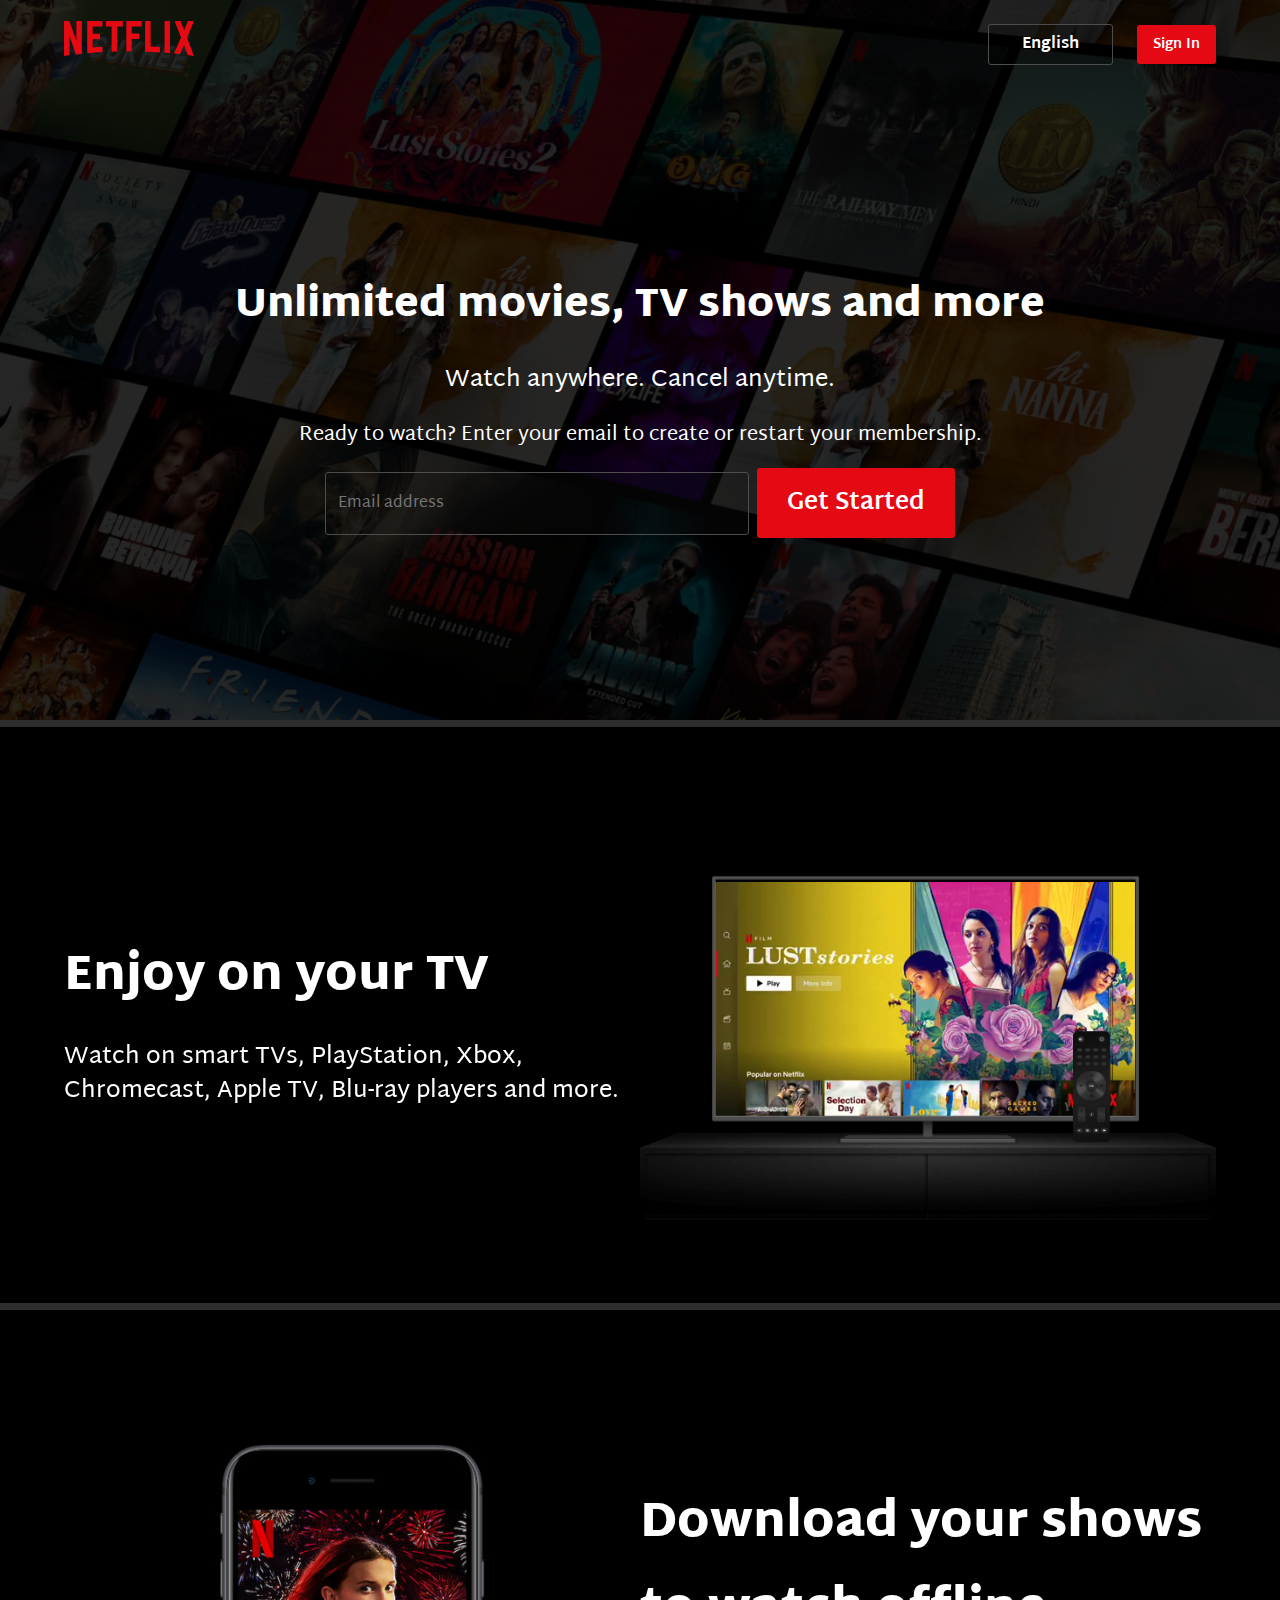
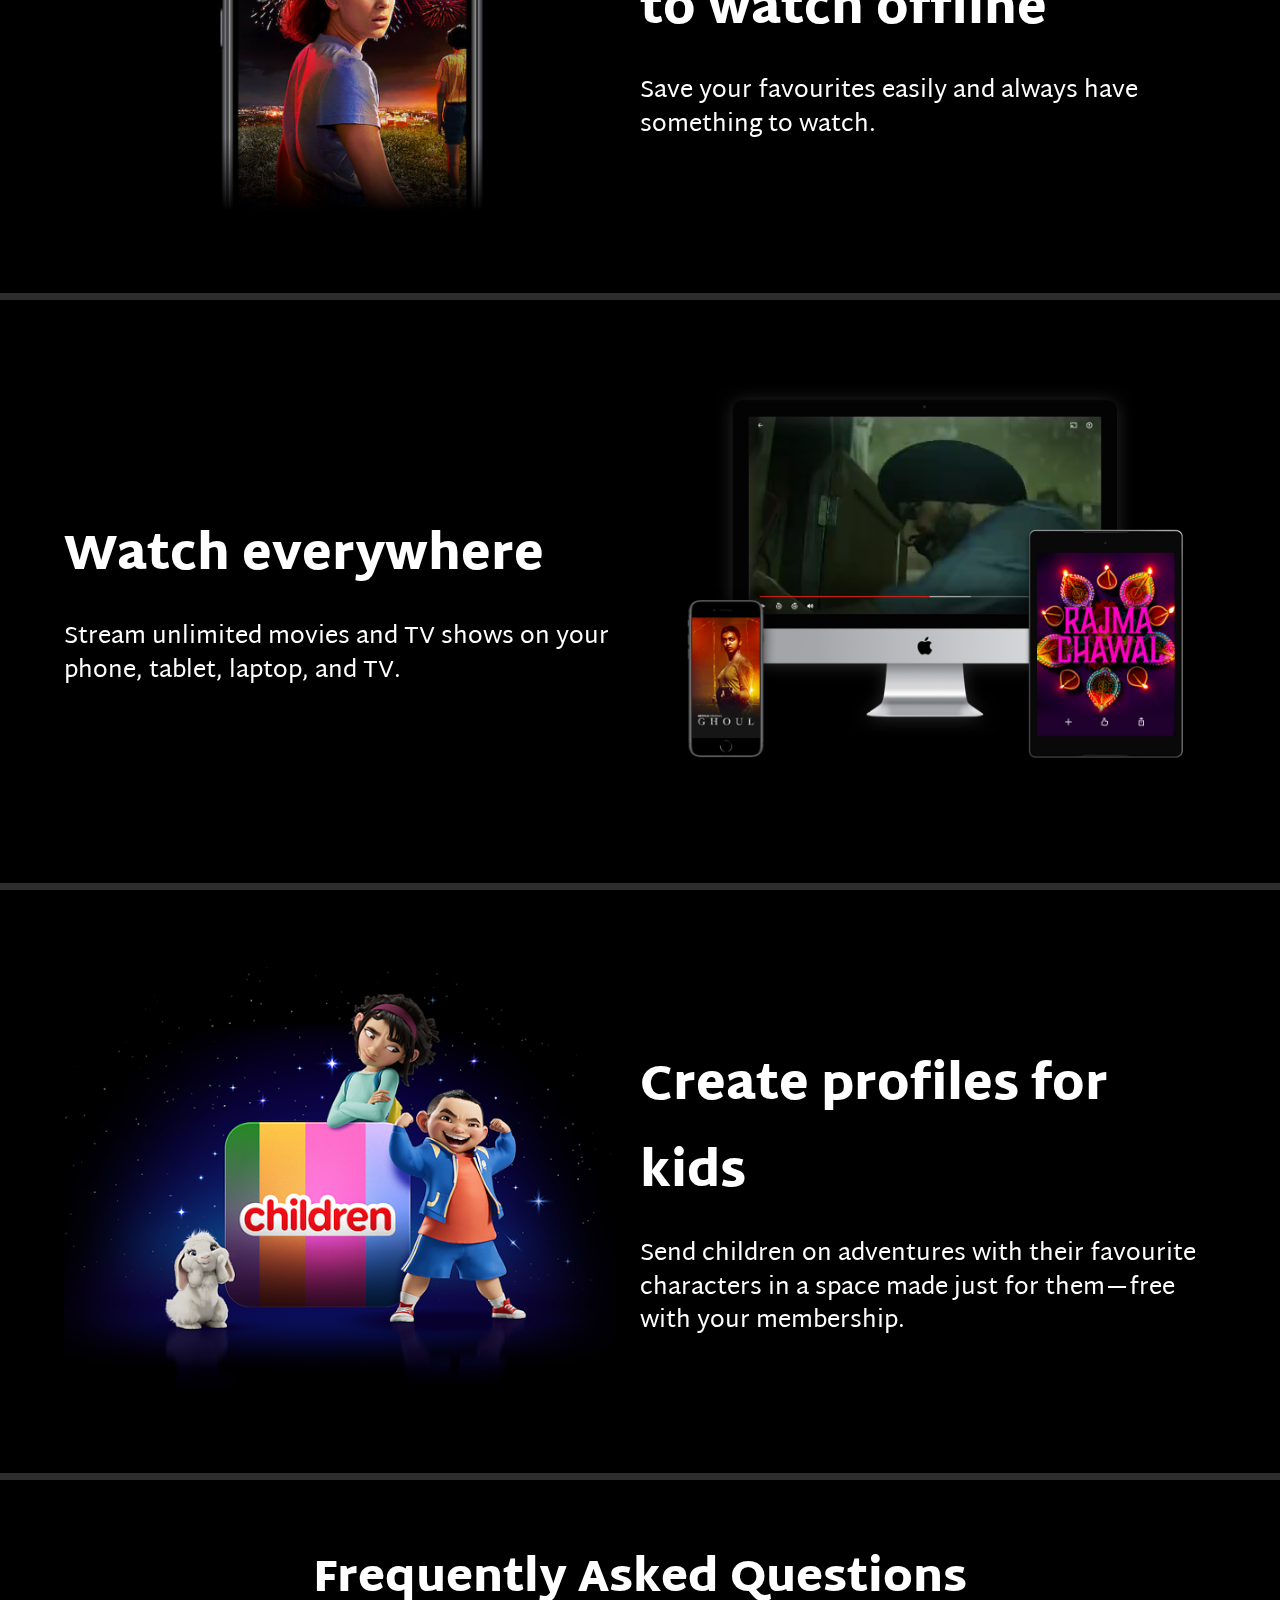
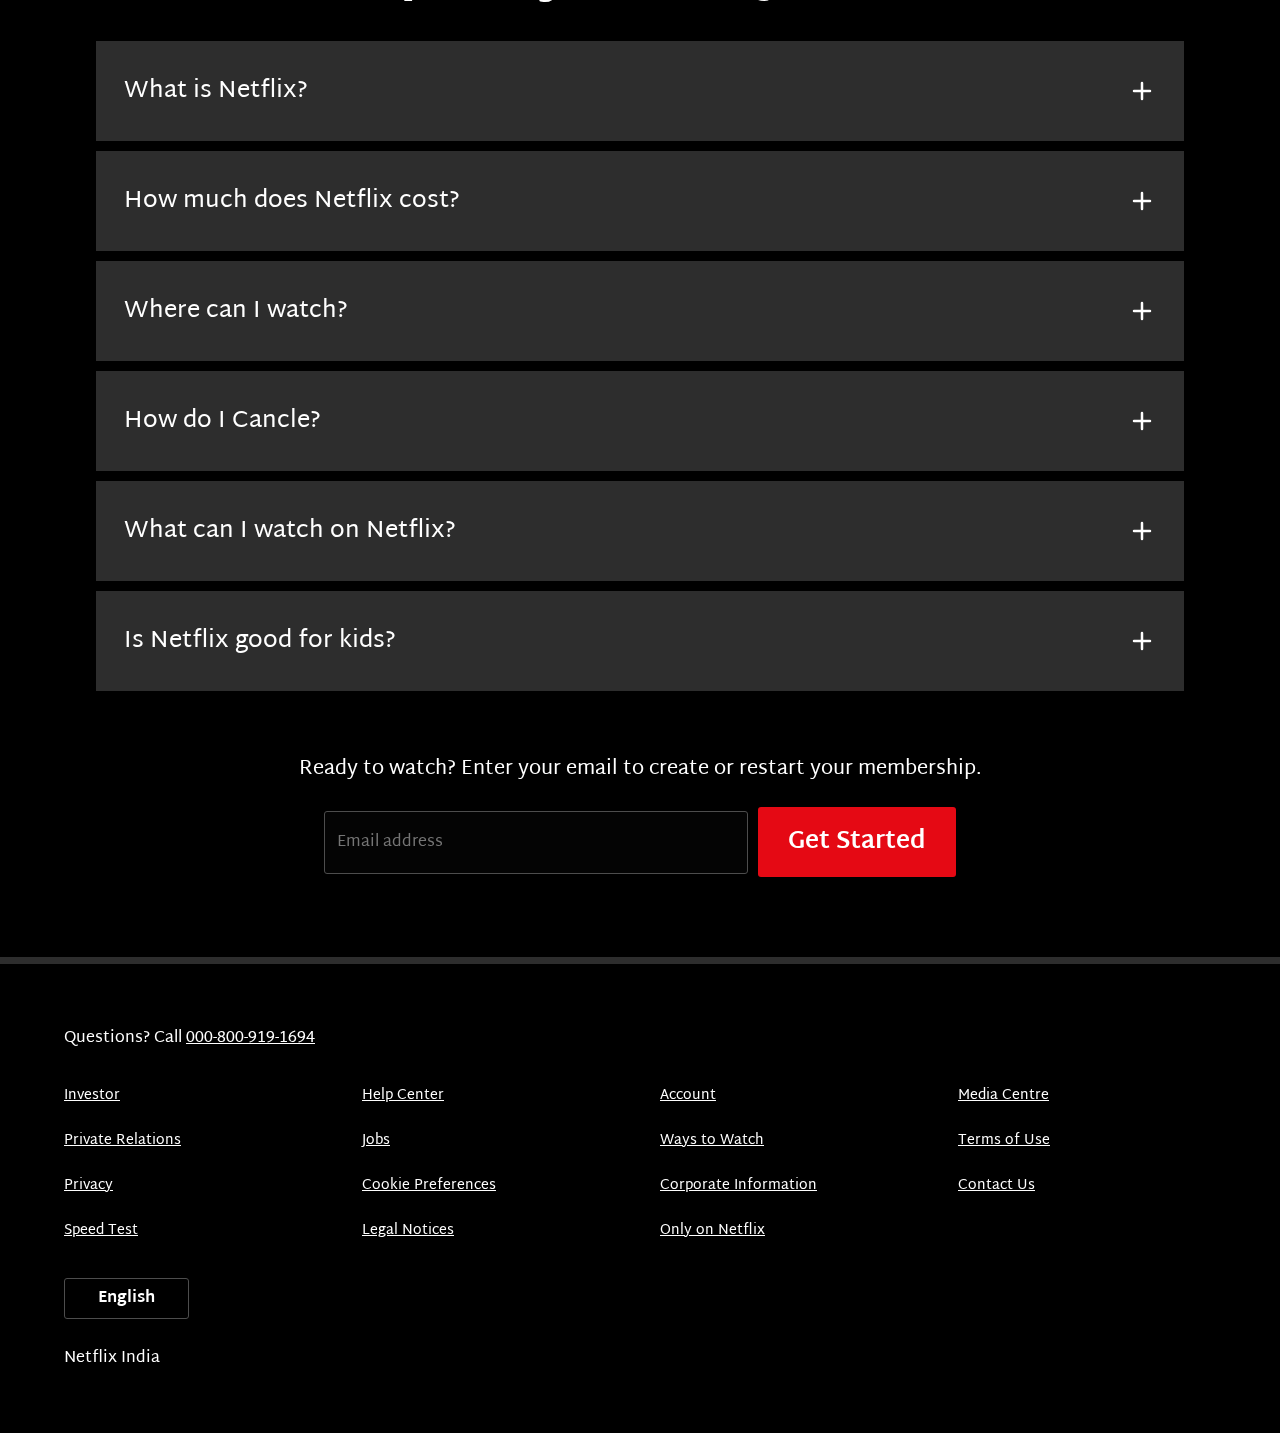
<file: index.html>
<!DOCTYPE html>
<html lang="en">

<head>
    <meta charset="UTF-8">
    <meta name="viewport" content="width=device-width, initial-scale=1.0">
    <link rel="stylesheet" href="style.css">
    <title>Netflix India – Watch TV Shows Online, Watch Movies Online</title>
</head>

<body>
    <div class="main">
        <nav>
            <span><img src="Assets/Images/logo.svg" width="94" alt=""></span>
            <div>
                <button class="btn btn1">English</button>
                <button class="btn btn-red-sm">Sign In</button>
            </div>
        </nav>
        <div class="box"></div>

        <div class="hero">
            <span> Unlimited movies, TV shows and more</span>
            <span> Watch anywhere. Cancel anytime.</span>
            <span> Ready to watch? Enter your email to create or restart your membership.</span>

            <div class="hero-bottons">
                <input type="text" placeholder="Email address">
                <button class="btn btn-red">Get Started</button>
            </div>
        </div>

        <div class="line"></div>
    </div>




    <section class="section1">
        <div class="first">
            <div>Enjoy on your TV</div>
            <div>Watch on smart TVs, PlayStation, Xbox, Chromecast, Apple TV, Blu-ray players and more.</div>
        </div>
        <div class="tvimg1">
            <img src="Assets/Images/tv.png" alt="">
            <video src="Assets/Videos/vid1.m4v" autoplay loop muted></video>
        </div>
    </section>
    <div class="line"></div>




    <section class="section2">
        <div class="tvimg1">
            <img src="Assets/Images/mobile-0819.jpg" alt="">
        </div>

        <div class="first">
            <div>Download your shows to watch offline</div>
            <div>Save your favourites easily and always have something to watch.</div>
        </div>
    </section>
    <div class="line"></div>

    <section class="section3">
        <div class="first">
            <div>Watch everywhere</div>
            <div>Stream unlimited movies and TV shows on your phone, tablet, laptop, and TV.</div>
        </div>
        <div class="tvimg2">
            <img src="Assets/Images/appleTV.png" alt="">
            <div class="fit">
                <video src="Assets/Videos/vid2.m4v" autoplay loop muted></video>
            </div>
        </div>
    </section>
    <div class="line"></div>

    <section class="section4">
        <div class="tvimg1">
            <img src="Assets/Images/childrenimg.png" alt="">
        </div>

        <div class="first forth">
            <div>Create profiles for kids</div>
            <div>Send children on adventures with their favourite characters in a space made just for them—free with
                your membership.</div>
        </div>
    </section>
    <div class="line"></div>

    <div class="faq">
        <div class="faq1">
            Frequently Asked Questions
        </div>

        <div class="hov">
            <div class="box">
                <div>What is Netflix?</div>
                <img src="Assets/Images/Plus.svg" alt="">
            </div>
        </div>
        <div class="hov">
            <div class="box">
                <div>How much does Netflix cost?</div>
                <img src="Assets/Images/Plus.svg" alt="">
            </div>
        </div>
        <div class="hov">
            <div class="box">
                <div>Where can I watch?</div>
                <img src="Assets/Images/Plus.svg" alt="">
            </div>
        </div>
        <div class="hov">
            <div class="box">
                <div>How do I Cancle?</div>
                <img src="Assets/Images/Plus.svg" alt="">
            </div>
        </div>
        <div class="hov">
            <div class="box">
                <div>What can I watch on Netflix?</div>
                <img src="Assets/Images/Plus.svg" alt="">
            </div>
        </div>
        <div class="hov">
            <div class="box">
                <div>Is Netflix good for kids?</div>
                <img src="Assets/Images/Plus.svg" alt="">
            </div>
        </div>
    </div>

    <div class="section5">
        <div>Ready to watch? Enter your email to create or restart your membership.</div>
        <div class="input2">
            <input type="text" placeholder="Email address">
            <button class="btn btn-red">Get Started</button>
        </div>
    </div>


    <div class="line"></div>

    <footer>
        <div>Questions? Call <u>000-800-919-1694</u></div>
        <div class="footer">
            <div class="footer-items">
                <a href="">Investor</a>
                <a href="">Private Relations</a>
                <a href="">Privacy</a>
                <a href="">Speed Test</a>
            </div>
            <div class="footer-items">
                <a href="">Help Center</a>
                <a href="">Jobs</a>
                <a href="">Cookie Preferences</a>
                <a href="">Legal Notices</a>
            </div>
            <div class="footer-items">
                <a href="">Account</a>
                <a href="">Ways to Watch</a>
                <a href="">Corporate Information</a>
                <a href="">Only on Netflix</a>
            </div>
            <div class="footer-items">
                <a href="">Media Centre</a>
                <a href="">Terms of Use</a>
                <a href="">Contact Us</a>
            </div>
        </div>

        <div>
            <button class="btn btn2">English</button>
        </div>

        <div>Netflix India</div>
    </footer>



</body>

</html>
</file>
<file: style.css>
@import url('https://fonts.googleapis.com/css2?family=Martel+Sans:wght@900;500;400&display=swap');

* {
    margin: 0;
    padding: 0;
    font-family: 'Martel Sans', sans-serif;
}

body {
    background-color: black;
}

.main {
    background-image: url(Assets/Images/banner.jpg);
    background-position: center center;
    background-repeat: no-repeat;
    height: 80vh;
    background-size: max(1000px, 100vw);
    position: relative;
}

nav {
    max-width: 60vw;
    margin: auto;
    display: flex;
    align-items: center;
    justify-content: space-between;
    height: 88px;
    background-color: rgba(0, 0, 0, 0.007);
}

nav img {
    width: 150px;
    position: relative;
    z-index: 10;
}

nav button {
    position: relative;
    z-index: 10;
}

.btn {
    border: none;
}

.btn1 {
    background-color: rgba(0, 0, 0, 0.282);
    color: white;
    border: .5px solid rgb(77, 77, 77);
    border-radius: 3px;
    font-size: 16px;
    font-weight: bold;
    padding: 5px 33px;
    margin: 0px 20px;
}

.btn-red-sm {
    background-color: rgb(229, 9, 20);
    color: white;
    font-size: 14px;
    padding: 7px 16px;
    border-radius: 3px;
    font-weight: bold;
}

.main .box {
    height: 80vh;
    width: 100%;
    background-color: rgba(0, 0, 0, .8);
    position: absolute;
    top: 0;
}

.hero {
    height: calc(100% - 88px);
    display: flex;
    align-items: center;
    justify-content: center;
    flex-direction: column;
    color: white;
    position: relative;
    gap: 15px;
    padding: 0px 30px;
    text-align: center;
}

.hero>:first-child {
    font-size: 48px;
    font-weight: 900;
}

.hero>:nth-child(2) {
    font-weight: 400;
    font-size: 24px;
}

.hero>:nth-child(3) {
    font-weight: 400;
    font-size: 20px;
}

.line {
    height: 7px;
    background-color: #2d2d2d;
}


.btn-red {
    background-color: rgb(229, 9, 20);
    color: white;
    padding: 13px 30px;
    font-size: 24px;
    border-radius: 3px;
    font-weight: bold;
}

.main input {
    background-color: rgba(20, 20, 20, .2);
    border: .5px solid rgb(77, 77, 77);
    border-radius: 3px;
    font-size: 16px;
    padding: 16px 195px 16px 12px;
    color: white;
}

.hero-bottons {
    display: flex;
    justify-content: center;
    align-items: center;
    gap: 8px;
}

section {
    display: flex;
    width: 70vw;
    margin: auto;
    justify-content: center;
    align-items: center;
    padding: 70px 0px;
}

.first {
    color: white;
    max-width: 30vw;
}

.forth {
    max-width: 32vw;
}

.first :first-child {
    font-size: 48px;
    font-weight: 900;
    padding: 20px 0px;
}

.first :nth-child(2) {
    font-size: 24px;
    font-weight: 400;
    line-height: 1.4;
}

section div img {
    max-width: 30vw;
}

.tvimg1 {
    position: relative;
}

.section1 div video {
    position: absolute;
    top: 20%;
    left: 13%;
    z-index: -1;
    overflow: hidden;
    width: 100%;
    height: 100%;
    max-width: 73%;
    max-height: 55%;
}

.tvimg2 {
    position: relative;
    z-index: 10;
}

.section3 .fit {
    z-index: -1;
    overflow: hidden;
    width: 100%;
    height: 100%;
    max-width: 63%;
    max-height: 48%;
    position: absolute;
    top: 7%;
    left: 19%;
}

.faq {
    max-width: 61vw;
    margin: auto;
}

.faq1 {
    color: white;
    font-size: 44px;
    font-weight: 900;
    text-align: center;
    padding: 60px 0px 20px 0px;
}

.hov {
    margin-bottom: 10px;
}

.box {
    display: flex;
    justify-content: space-between;
    background-color: #2d2d2d;
}

.hov :hover {
    background-color: #414141;
    cursor: pointer;
    transition: all 1s ease-out;
}

.box div {
    color: white;
    font-size: 24px;
    font-weight: 400;
    padding: 28px;
}

.box img {
    padding-right: 30px;
}

.section5 {
    max-width: 60vw;
    margin: 60px auto;

}

.section5 div {
    color: white;
    font-size: 20px;
    font-weight: 400;
    text-align: center;
}

.section5 input {
    background-color: rgba(20, 20, 20, .2);
    border: .5px solid rgb(77, 77, 77);
    border-radius: 3px;
    font-size: 16px;
    padding: 16px 195px 16px 12px;
    color: white;
}

.input2 {
    display: flex;
    justify-content: center;
    align-items: center;
    gap: 10px;
    padding: 20px 0px;
}

footer {
    max-width: 60vw;
    margin: 60px auto;
    color: white;
}

.footer {
    display: grid;
    grid-template-columns: 1fr 1fr 1fr 1fr;
    gap: 40px;
}

.footer-items {
    display: flex;
    flex-direction: column;
}

.footer-items a {
    color: white;
    font-size: 14px;
    padding: 10px 0px;
}

footer>:first-child {
    padding: 0px 0px 20px 0px;
}


.btn2 {
    background-color: rgba(0, 0, 0, 0.282);
    color: white;
    border: .5px solid rgb(77, 77, 77);
    border-radius: 3px;
    font-size: 16px;
    font-weight: bold;
    padding: 5px 33px;
    margin: 25px 0px;
}

@media screen and (max-width:1850px) {
    .main {
        background-size: max(1850px, 100vw);
    }
}

@media screen and (max-width:1300px) {

    nav {
        max-width: 90vw;
    }

    nav img {
        width: 130px;
    }

    .hero>:first-child {
        font-size: 40px;
    }

    .first {
        max-width: 90vw;
        width: 90vw;
    }

    section {
        max-width: 90vw;
        width: 90vw;
    }

    section div img {
        max-width: 45vw;
    }

    footer {
        max-width: 90vw;
    }

    .faq {
        max-width: 85vw;
    }

    .section5 {
        max-width: 90vw;
        width: 90vw;
    }
}

@media screen and (max-width: 960px) {

    nav img {
        width: 100px;
    }

    .btn1 {
        font-size: 12px;
        font-weight: bold;
        padding: 5px 13px;
        margin: 0px 10px;
    }

    .btn-red-sm {
        font-size: 10px;
        padding: 7px 12px;
    }

    .hero>:first-child {
        font-size: 31px;
        font-weight: bold;
    }

    .hero-bottons {
        flex-direction: column;
    }

    .main input {
        padding: 16px 85px 16px 12px;
    }

    .btn-red {
        padding: 10px 25px;
        font-size: 17px;
    }

    section {
        flex-direction: column;
    }

    section div img {
        max-width: 90vw;
    }

    .first :first-child {
        font-size: 32px;
        font-weight: bolder;
        padding: 20px 0px;
        text-align: center;
    }

    .first :nth-child(2) {
        font-size: 18px;
        text-align: center;
    }

    .input2 {
        flex-direction: column;
    }

    .section5 input {
        padding: 16px 85px 16px 12px;
    }

    .footer {
        grid-template-columns: 1fr 1fr;
        gap: 0px 30px;
    }

    .faq1 {
        font-size: 30px;
    }

    .box div {
        font-size: 16px;
    }
}
</file>
